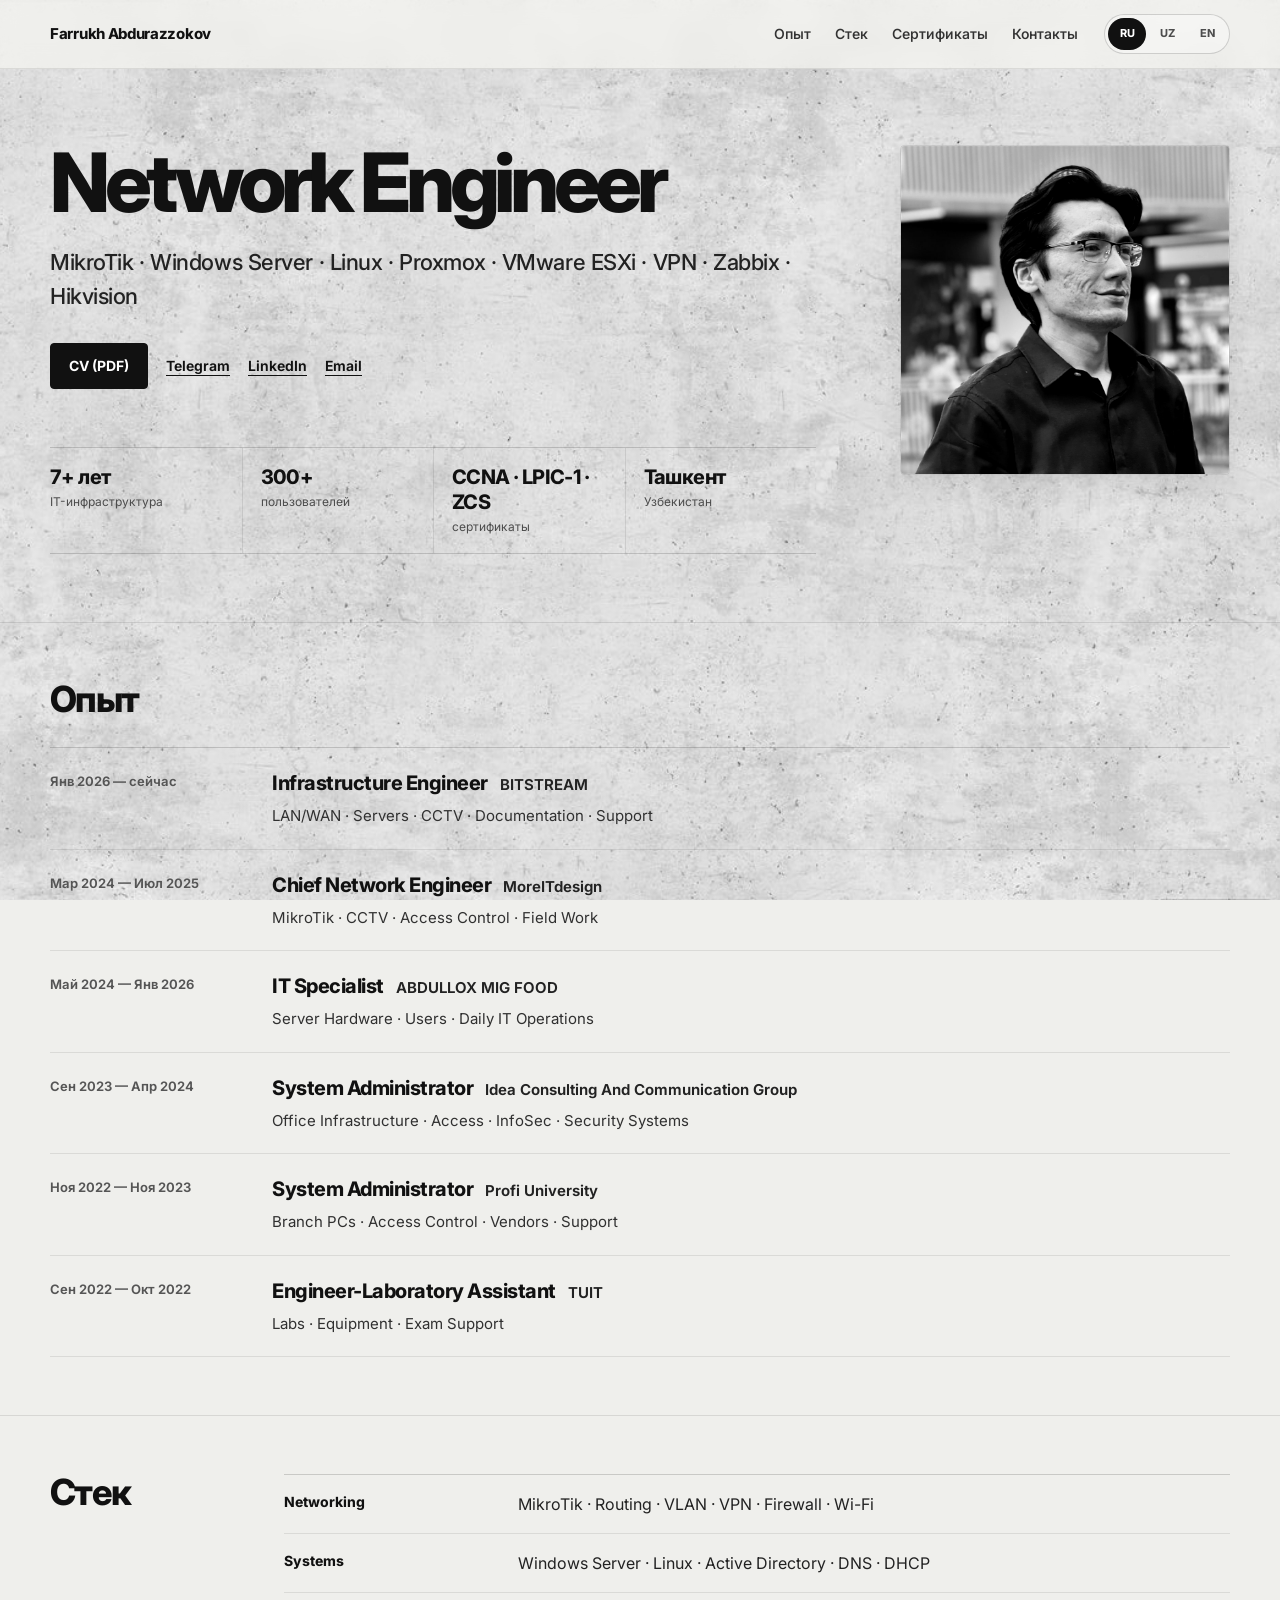
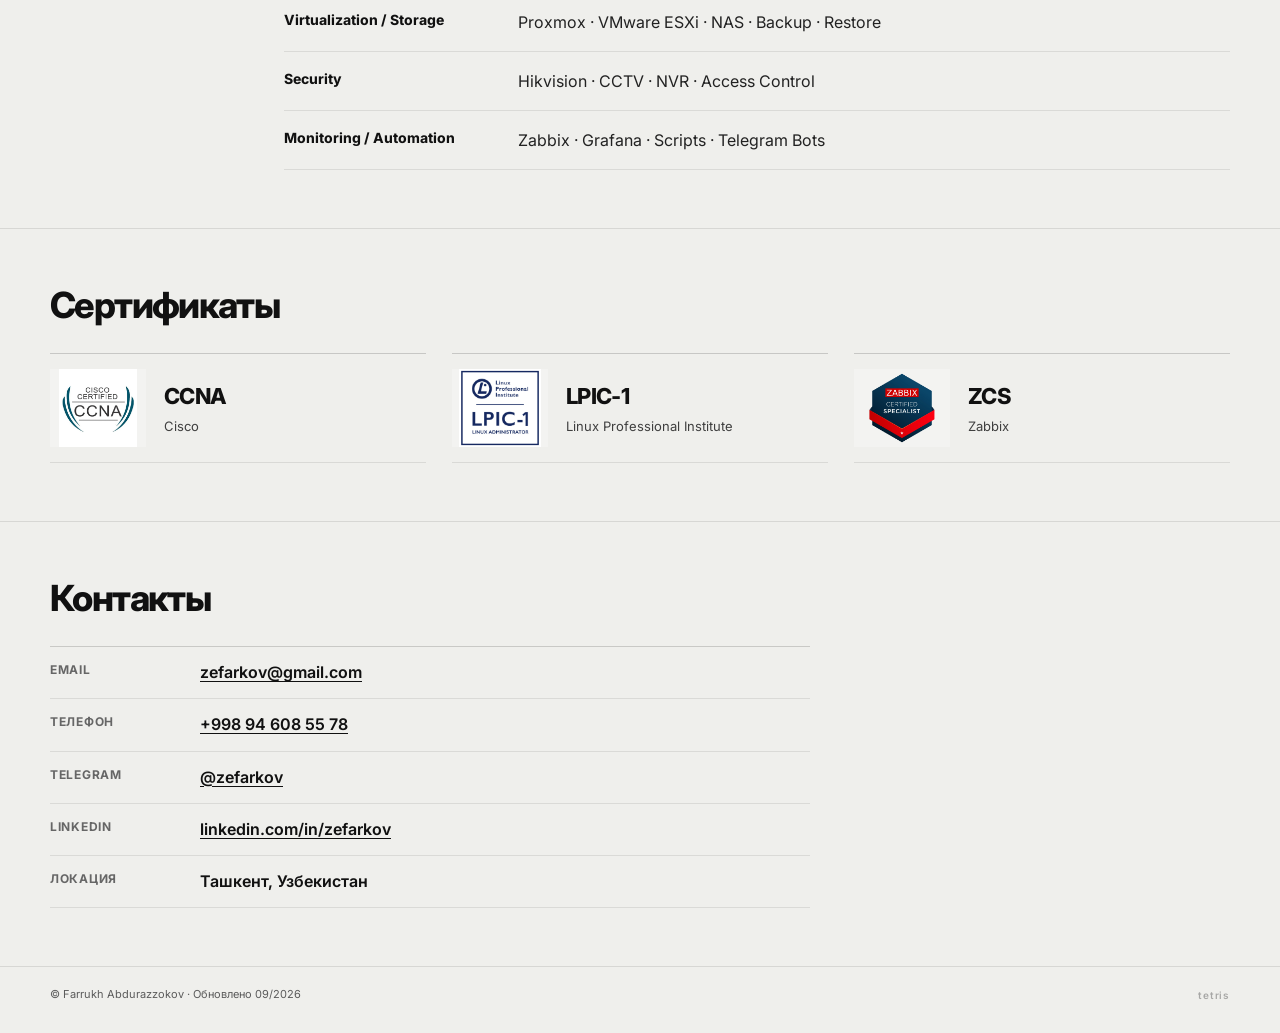
<file: index.html>
<!DOCTYPE html>
<html lang="ru">
<head>
  <meta charset="UTF-8" />
  <meta name="viewport" content="width=device-width, initial-scale=1.0" />
  <title>Farrukh Abdurazzokov — Network Engineer</title>
  <meta name="description" content="Network engineer in Tashkent. MikroTik, Windows Server, Linux, Proxmox, VMware ESXi, VPN, Zabbix, Hikvision." />
  <meta name="theme-color" content="#efefec" />
  <link rel="canonical" href="https://zefarkov.uz/" />
  <script>
    (() => {
      const host = location.hostname.toLowerCase();
      if (host === "www.zefarkov.uz") {
        location.replace("https://zefarkov.uz/");
        return;
      }
      if (host === "zefarkov.uz" && (location.pathname !== "/" || location.search || location.hash)) {
        history.replaceState(null, "", "/");
      }
    })();
  </script>
  <meta property="og:type" content="website" />
  <meta property="og:url" content="https://zefarkov.uz/" />
  <meta property="og:title" content="Farrukh Abdurazzokov — Network Engineer" />
  <meta property="og:description" content="MikroTik, Windows Server, Linux, Proxmox, VMware ESXi, VPN, Zabbix, Hikvision." />
  <meta property="og:image" content="https://zefarkov.uz/assets/images/profile.jpg" />
  <meta name="twitter:card" content="summary_large_image" />
  <link rel="preconnect" href="https://fonts.googleapis.com" />
  <link rel="preconnect" href="https://fonts.gstatic.com" crossorigin />
  <link href="https://fonts.googleapis.com/css2?family=Inter:wght@400;500;600;700;800&display=swap" rel="stylesheet" />
  <link rel="stylesheet" href="assets/css/style.css" />
  <link rel="stylesheet" href="assets/css/game-link.css" />
</head>
<body>
  <header class="site-header">
    <div class="container nav">
      <button type="button" class="brand" data-scroll-target="top"><span id="brand-text">Farrukh Abdurazzokov</span></button>

      <div class="nav-side" id="site-menu">
        <nav class="nav-links" aria-label="Primary navigation">
          <button type="button" class="nav-link" id="nav-experience" data-scroll-target="experience">Опыт</button>
          <button type="button" class="nav-link" id="nav-skills" data-scroll-target="skills">Стек</button>
          <button type="button" class="nav-link" id="nav-certifications" data-scroll-target="certifications">Сертификаты</button>
          <button type="button" class="nav-link" id="nav-contact" data-scroll-target="contact">Контакты</button>
        </nav>

        <div class="lang-switch" aria-label="Language switcher">
          <button type="button" class="lang-btn" data-lang="ru">RU</button>
          <button type="button" class="lang-btn" data-lang="uz">UZ</button>
          <button type="button" class="lang-btn" data-lang="en">EN</button>
        </div>
      </div>

      <button class="menu-toggle" type="button" aria-label="Open menu" aria-controls="site-menu" aria-expanded="false">
        <span></span><span></span><span></span>
      </button>
    </div>
  </header>

  <main id="top">
    <section class="hero">
      <div class="container hero-wrap">
        <div class="hero-main">
          <h1 id="hero-title">Network Engineer</h1>
          <p class="hero-stack" id="hero-text">MikroTik · Windows Server · Linux · Proxmox · VMware ESXi · VPN · Zabbix · Hikvision</p>

          <div class="hero-actions">
            <a class="btn btn-primary" id="hero-cv" href="assets/cv/Farrukh_Abdurazzokov_CV_RU.pdf" download>CV (PDF)</a>
            <a class="direct-link" id="hero-telegram" href="https://t.me/zefarkov" target="_blank" rel="noopener noreferrer">Telegram</a>
            <a class="direct-link" id="hero-linkedin" href="https://www.linkedin.com/in/zefarkov" target="_blank" rel="noopener noreferrer">LinkedIn</a>
            <a class="direct-link" id="hero-email" href="mailto:zefarkov@gmail.com">Email</a>
          </div>

          <div class="facts" id="facts"></div>
        </div>

        <aside class="hero-side" aria-label="Profile photo">
          <img class="profile-photo" id="profile-photo" src="assets/images/profile.jpg" alt="Farrukh Abdurazzokov" width="960" height="960" />
        </aside>
      </div>
    </section>

    <section class="section" id="experience">
      <div class="container">
        <h2 id="experience-title">Опыт</h2>
        <div class="timeline" id="experience-list"></div>
      </div>
    </section>

    <section class="section" id="skills">
      <div class="container stack-layout">
        <h2 id="skills-title">Стек</h2>
        <div class="stack-list" id="skills-list"></div>
      </div>
    </section>

    <section class="section" id="certifications">
      <div class="container">
        <h2 id="certs-title">Сертификаты</h2>
        <div class="cert-grid" id="certs-list"></div>
      </div>
    </section>

    <section class="section contact-section" id="contact">
      <div class="container">
        <h2 id="contact-title">Контакты</h2>
        <div class="contact-list" id="contact-list"></div>
      </div>
    </section>
  </main>

  <footer class="footer">
    <div class="container footer-line">
      <div id="footer-text"></div>
      <a class="quiet-game-link" href="game/" aria-label="Open Tetris">tetris</a>
    </div>
  </footer>

  <script src="assets/js/content.js"></script>
  <script src="assets/js/app.js"></script>

  <script>
    fetch("https://track.zefarkov.uz/", {
      method: "POST",
      headers: { "Content-Type": "application/json" },
      body: JSON.stringify({
        eventType: "visit",
        page: location.pathname,
        ref: document.referrer || "",
        ua: navigator.userAgent
      })
    }).catch(() => {});

    document.getElementById("hero-cv")?.addEventListener("click", () => {
      fetch("https://track.zefarkov.uz/", {
        method: "POST",
        headers: { "Content-Type": "application/json" },
        body: JSON.stringify({
          eventType: "download",
          page: "cv",
          ref: location.pathname,
          ua: navigator.userAgent
        })
      }).catch(() => {});
    });
  </script>
</body>
</html>
</file>
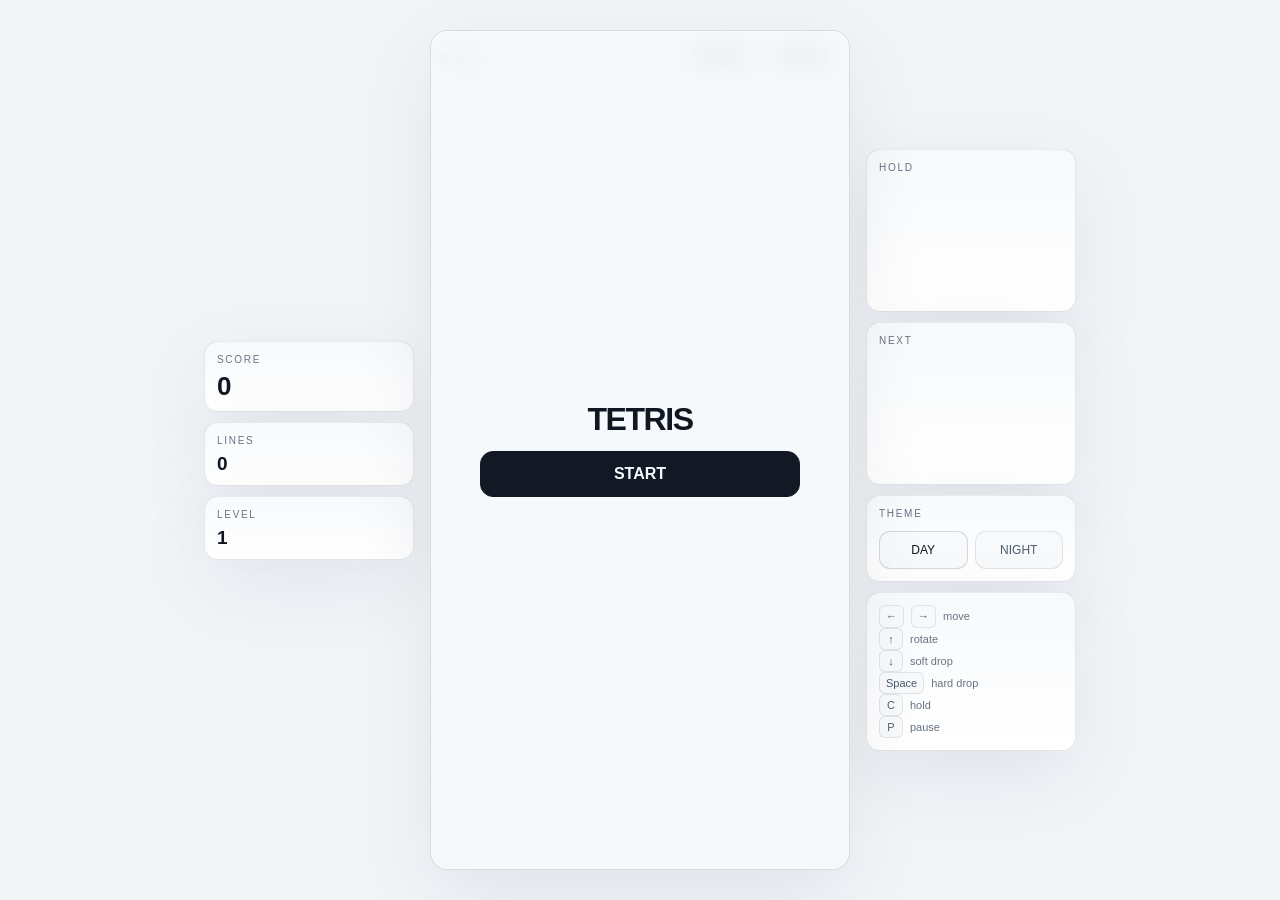
<file: game/index.html>
<!doctype html>
<html lang="en" data-theme="dark">
<head>
  <meta charset="utf-8" />
  <meta name="viewport" content="width=device-width,initial-scale=1,viewport-fit=cover,user-scalable=no" />
  <meta name="theme-color" content="#06090d" />
  <title>Tetris</title>
  <meta name="description" content="A clean browser Tetris game." />
  <link rel="stylesheet" href="game.css" />
</head>
<body>
  <main class="app">
    <section class="shell">
      <aside class="side left">
        <div class="desktop-stats">
          <div class="card"><div class="label">score</div><div class="metric" id="score">0</div></div>
          <div class="card"><div class="label">lines</div><div class="metric small" id="lines">0</div></div>
          <div class="card"><div class="label">level</div><div class="metric small" id="level">1</div></div>
        </div>
      </aside>

      <section class="game-wrap">
        <div class="board-shell">
          <canvas id="game" width="300" height="600" aria-label="Tetris game board"></canvas>
          <div class="topbar">
            <span class="state" id="state">ready</span>
            <div class="top-actions">
              <button class="chip" id="themeToggle" aria-label="Toggle day and night theme">THEME</button>
              <button class="chip" id="pauseBtn">PAUSE</button>
            </div>
          </div>

          <div class="overlay show" id="overlay">
            <div class="overlay-card">
              <h1 class="start-title">TETRIS</h1>
              <button class="primary" id="startBtn">START</button>
            </div>
          </div>
        </div>
      </section>

      <aside class="side right">
        <div class="mobile-rail">
          <div class="mobile-hud">
            <div class="mini"><span>score</span><strong id="scoreM">0</strong></div>
            <div class="mini"><span>lines</span><strong id="linesM">0</strong></div>
            <div class="mini"><span>level</span><strong id="levelM">1</strong></div>
          </div>

          <div class="preview-stack">
            <button type="button" class="card preview-card hold-card" data-action="hold" aria-label="Hold current piece">
              <div class="label">hold</div>
              <div class="preview"><canvas id="hold" width="140" height="90"></canvas></div>
            </button>
            <div class="card preview-card">
              <div class="label">next</div>
              <div class="preview"><canvas id="next" width="140" height="90"></canvas></div>
            </div>
          </div>

          <div class="mobile-utility">
            <button type="button" id="mobileThemeBtn" aria-label="Toggle theme">THEME</button>
            <button type="button" id="mobilePauseBtn" aria-label="Pause">PAUSE</button>
          </div>
        </div>

        <div class="card theme-card">
          <div class="label">theme</div>
          <div class="theme-buttons">
            <button id="dayBtn">DAY</button>
            <button id="nightBtn">NIGHT</button>
          </div>
        </div>

        <div class="card controls">
          <div><kbd>←</kbd> <kbd>→</kbd> move</div>
          <div><kbd>↑</kbd> rotate</div>
          <div><kbd>↓</kbd> soft drop</div>
          <div><kbd>Space</kbd> hard drop</div>
          <div><kbd>C</kbd> hold</div>
          <div><kbd>P</kbd> pause</div>
        </div>

        <div class="touch-panel" aria-label="Mobile controls">
          <button data-action="left" aria-label="Move left">←</button>
          <button data-action="rotate" aria-label="Rotate">↻</button>
          <button data-action="right" aria-label="Move right">→</button>
        </div>
      </aside>
    </section>
  </main>
  <script src="game.js"></script>
</body>
</html>
</file>
<file: assets/css/style.css>
:root{
  --text:#111;
  --muted:#3b3b3b;
  --soft:#656565;
  --line:rgba(0,0,0,.16);
  --line-soft:rgba(0,0,0,.09);
  --max:1180px;
}
*{box-sizing:border-box;margin:0;padding:0}
html{scroll-behavior:smooth;scroll-padding-top:78px}
body{
  min-height:100vh;
  color:var(--text);
  font-family:Inter,system-ui,-apple-system,BlinkMacSystemFont,"Segoe UI",sans-serif;
  line-height:1.45;
  -webkit-font-smoothing:antialiased;
  background-color:#efefec;
  background-image:linear-gradient(rgba(255,255,255,.18),rgba(255,255,255,.18)),url("../images/background-concrete-white-horizontal.jpg");
  background-size:cover,cover;
  background-position:center,center;
  background-repeat:no-repeat,no-repeat;
  background-attachment:fixed,fixed;
}
a{color:inherit;text-decoration:none}
button{font:inherit;border:0;background:none;color:inherit}
img{display:block;max-width:100%}
.container{width:min(calc(100% - 48px),var(--max));margin:0 auto}

.site-header{position:sticky;top:0;z-index:20;background:rgba(245,245,242,.72);border-bottom:1px solid var(--line-soft);backdrop-filter:blur(10px)}
.nav{min-height:68px;display:flex;align-items:center;justify-content:space-between;gap:28px}
.brand{font-size:15px;font-weight:750;letter-spacing:-.02em;cursor:pointer;white-space:nowrap}
.nav-side{display:flex;align-items:center;gap:26px}
.nav-links{display:flex;align-items:center;gap:24px}
.nav-link{font-size:14px;font-weight:550;color:#333;cursor:pointer}
.nav-link:hover{color:#000}
.lang-switch{display:flex;gap:2px;padding:3px;border:1px solid var(--line);border-radius:999px;background:rgba(255,255,255,.34)}
.lang-btn{width:38px;height:32px;border-radius:999px;font-size:11px;font-weight:750;cursor:pointer;color:#4d4d4d}
.lang-btn.active{background:#111;color:#fff}
.menu-toggle{display:none;width:40px;height:38px;cursor:pointer;flex-direction:column;align-items:center;justify-content:center;gap:5px}
.menu-toggle span{width:20px;height:1.5px;background:#111}

.hero{padding:76px 0 68px}
.hero-wrap{display:grid;grid-template-columns:minmax(0,1fr) 330px;gap:84px;align-items:start}
.hero-main h1{font-size:clamp(58px,6.4vw,88px);line-height:.93;font-weight:800;letter-spacing:-.065em;max-width:700px}
.hero-stack{margin-top:24px;max-width:780px;font-size:22px;line-height:1.55;font-weight:500;letter-spacing:-.02em;color:#222}
.hero-actions{display:flex;align-items:center;flex-wrap:wrap;gap:18px;margin-top:30px}
.btn{display:inline-flex;align-items:center;justify-content:center;min-height:46px;padding:0 18px;border:1px solid #111;border-radius:4px;font-size:14px;font-weight:700}
.btn-primary{background:#111;color:#fff}
.direct-link{font-size:14px;font-weight:650;text-decoration:underline;text-underline-offset:4px}
.hero-side{justify-self:end;width:100%}
.profile-photo{width:100%;height:auto;border-radius:4px;filter:grayscale(1) contrast(1.05);border:1px solid rgba(0,0,0,.10);box-shadow:0 10px 28px rgba(0,0,0,.08)}

.facts{display:grid;grid-template-columns:repeat(4,minmax(0,1fr));max-width:850px;margin-top:58px;border-top:1px solid var(--line);border-bottom:1px solid var(--line)}
.fact{padding:17px 18px 17px 0;min-height:84px}
.fact+.fact{padding-left:18px;border-left:1px solid var(--line-soft)}
.fact strong{display:block;font-size:20px;line-height:1.25;font-weight:760;letter-spacing:-.03em}
.fact span{display:block;margin-top:4px;color:#4c4c4c;font-size:12px;line-height:1.4}

.section{padding:58px 0;border-top:1px solid rgba(0,0,0,.10)}
.section h2{font-size:36px;line-height:1;font-weight:780;letter-spacing:-.045em;margin-bottom:30px}
.timeline{border-top:1px solid var(--line)}
.timeline-item{display:grid;grid-template-columns:180px 1fr;gap:42px;padding:21px 0;border-bottom:1px solid var(--line-soft)}
.timeline-date{padding-top:3px;color:#555;font-size:13px;font-weight:650}
.job-line{display:flex;align-items:baseline;flex-wrap:wrap;gap:8px 12px}
.job-line h3{font-size:20px;font-weight:750;letter-spacing:-.025em}
.job-line span{font-size:15px;font-weight:650;color:#222}
.timeline-main p{margin-top:7px;color:#303030;font-size:15px;line-height:1.5}

.stack-layout{display:grid;grid-template-columns:180px 1fr;gap:54px;align-items:start}
.stack-layout h2{margin:0}
.stack-list{border-top:1px solid var(--line)}
.stack-row{display:grid;grid-template-columns:210px 1fr;gap:24px;padding:17px 0;border-bottom:1px solid var(--line-soft)}
.stack-row strong{font-size:14px;font-weight:750}
.stack-row span{font-size:16px;color:#222;line-height:1.5}

.cert-grid{display:grid;grid-template-columns:repeat(3,minmax(0,1fr));gap:26px}
.cert-card{display:grid;grid-template-columns:96px 1fr;gap:18px;align-items:center;padding:15px 0;border-top:1px solid var(--line);border-bottom:1px solid var(--line-soft)}
.cert-card img{width:96px;height:78px;object-fit:contain;background:rgba(255,255,255,.24)}
.cert-card h3{font-size:22px;font-weight:780;letter-spacing:-.03em}
.cert-card p{margin-top:4px;color:#3f3f3f;font-size:13px}

.contact-list{max-width:760px;border-top:1px solid var(--line)}
.contact-row{display:grid;grid-template-columns:130px 1fr;gap:20px;padding:14px 0;border-bottom:1px solid var(--line-soft)}
.contact-row span{font-size:12px;font-weight:700;color:#666;text-transform:uppercase;letter-spacing:.06em}
.contact-row a,.contact-row strong{font-size:16px;font-weight:620;overflow-wrap:anywhere}
.contact-row a{text-decoration:underline;text-underline-offset:3px}
.footer{padding:20px 0 30px;border-top:1px solid rgba(0,0,0,.10);font-size:11px;color:#5b5b5b}

@media(max-width:900px){
  .hero-wrap{grid-template-columns:1fr 290px;gap:48px}
  .facts{grid-template-columns:repeat(2,minmax(0,1fr))}
  .fact:nth-child(3){border-left:0;border-top:1px solid var(--line-soft);padding-left:0}
  .fact:nth-child(4){border-top:1px solid var(--line-soft)}
}

@media(max-width:760px){
  html{scroll-padding-top:66px}
  .container{width:min(calc(100% - 24px),var(--max))}
  .nav{min-height:58px}
  .brand{font-size:14px;max-width:calc(100% - 54px);overflow:hidden;text-overflow:ellipsis}
  .menu-toggle{display:flex}
  .nav-side{position:fixed;left:0;right:0;top:59px;padding:14px 12px 18px;background:rgba(247,247,245,.98);border-bottom:1px solid var(--line);display:flex;flex-direction:column;align-items:flex-start;gap:12px;opacity:0;visibility:hidden;transform:translateY(-5px);transition:.15s ease}
  .menu-open .nav-side{opacity:1;visibility:visible;transform:translateY(0)}
  .nav-links{width:100%;display:grid;gap:0}
  .nav-link{width:100%;text-align:left;padding:9px 0;font-size:15px}
  .hero{padding:42px 0 46px}
  .hero-wrap{grid-template-columns:1fr;gap:32px}
  .hero-main h1{font-size:clamp(46px,13vw,64px)}
  .hero-stack{font-size:18px;margin-top:20px}
  .hero-side{justify-self:start;max-width:340px}
  .facts{margin-top:38px}
  .section{padding:44px 0}
  .section h2{font-size:31px}
  .timeline-item{grid-template-columns:1fr;gap:6px;padding:18px 0}
  .stack-layout{grid-template-columns:1fr;gap:22px}
  .stack-row{grid-template-columns:1fr;gap:5px}
  .cert-grid{grid-template-columns:1fr}
}

@media(max-width:480px){
  .hero-main h1{font-size:43px}
  .hero-stack{font-size:17px}
  .hero-actions{gap:12px 16px}
  .facts{grid-template-columns:1fr}
  .fact,.fact+.fact,.fact:nth-child(3),.fact:nth-child(4){padding:14px 0;border-left:0;border-top:1px solid var(--line-soft)}
  .fact:first-child{border-top:0}
  .contact-row{grid-template-columns:1fr;gap:3px}
}
</file>
<file: assets/css/game-link.css>
.footer-line{
  display:flex;
  align-items:center;
  justify-content:space-between;
  gap:18px;
}
.quiet-game-link{
  flex:0 0 auto;
  color:#5b5b5b;
  opacity:.48;
  font-size:10px;
  font-weight:600;
  letter-spacing:.08em;
  text-transform:lowercase;
  text-decoration:none;
  transition:opacity .15s ease,color .15s ease;
}
.quiet-game-link:hover,
.quiet-game-link:focus-visible{
  color:#111;
  opacity:.92;
}
@media(max-width:480px){
  .footer-line{align-items:flex-end}
  .quiet-game-link{font-size:9px;opacity:.42}
}
</file>
<file: game/game.css>
:root{
  --bg:#06090d;--panel:#0c1015;--panel2:#10151c;--line:rgba(255,255,255,.075);
  --line2:rgba(255,255,255,.13);--text:#eef2f6;--muted:#7f8894;--soft:#bac2cc;
  --board:#0f1319;--grid:rgba(255,255,255,.045);--overlay:rgba(7,9,11,.68);
  --button:#edf0f3;--buttonText:#0d1014;--shadow:0 24px 80px rgba(0,0,0,.2)
}
:root[data-theme="light"]{
  --bg:#f2f5f8;--panel:#fff;--panel2:#f7f9fb;--line:rgba(7,16,28,.09);
  --line2:rgba(7,16,28,.14);--text:#101722;--muted:#677383;--soft:#4d5c6d;
  --board:#fcfdff;--grid:rgba(10,16,23,.07);--overlay:rgba(243,247,250,.66);
  --button:#121924;--buttonText:#f7fafc;--shadow:0 24px 80px rgba(18,28,45,.08)
}
*{box-sizing:border-box}
html,body{margin:0;min-height:100%;background:var(--bg);color:var(--text)}
body{
  font-family:Inter,ui-sans-serif,-apple-system,BlinkMacSystemFont,"Segoe UI",sans-serif;
  -webkit-font-smoothing:antialiased;transition:background .2s ease,color .2s ease;
  background-image:radial-gradient(circle at 50% 0%,rgba(255,255,255,.035),transparent 34%)
}
button{font:inherit;color:inherit}
.app{min-height:100dvh;display:grid;place-items:center;padding:12px 18px}
.shell{
  width:min(1040px,100%);display:grid;grid-template-columns:minmax(155px,210px) auto minmax(155px,210px);
  gap:16px;align-items:center;justify-content:center
}
.side{display:flex;flex-direction:column;gap:10px;min-width:0}
.brand{margin-bottom:4px}
.eyebrow,.label,.state{
  color:var(--muted);font-size:10px;letter-spacing:.17em;text-transform:uppercase
}
.eyebrow{margin-bottom:8px}.title{font-size:18px;font-weight:700;letter-spacing:-.03em}
.card,.mini{
  border:1px solid var(--line);background:linear-gradient(180deg,var(--panel2),var(--panel));
  border-radius:14px;box-shadow:var(--shadow);transition:.2s ease
}
.card{padding:12px}.label{margin-bottom:8px}
.metric{font-size:26px;line-height:1;font-weight:650;letter-spacing:-.045em;font-variant-numeric:tabular-nums}
.metric.small{font-size:19px}.desktop-stats{display:grid;gap:10px}
.mobile-rail{display:contents}
.mobile-utility{display:none}
.preview-stack{display:grid;gap:10px}
.preview-card{width:100%;text-align:left;appearance:none}
.hold-card{cursor:pointer}
.preview{aspect-ratio:1.75;display:grid;place-items:center}
.preview canvas{width:100%;height:100%;display:block}
.game-wrap{
  width:min(420px,calc((100dvh - 24px)/2));max-width:100%;justify-self:center
}
.board-shell{
  position:relative;width:100%;aspect-ratio:10/20;overflow:hidden;border:1px solid var(--line2);
  border-radius:18px;background:var(--board);box-shadow:var(--shadow),inset 0 1px rgba(255,255,255,.03)
}
#game{width:100%;height:100%;display:block;touch-action:none}
.topbar{
  position:absolute;z-index:3;top:10px;left:10px;right:10px;display:flex;
  align-items:center;justify-content:space-between;gap:8px;pointer-events:none
}
.top-actions{display:flex;gap:7px}
.chip{
  pointer-events:auto;min-height:34px;padding:0 10px;border:1px solid var(--line);
  border-radius:999px;background:color-mix(in srgb,var(--panel) 88%,transparent);
  color:var(--soft);cursor:pointer;backdrop-filter:blur(10px)
}
.chip:hover{color:var(--text);border-color:var(--line2)}
.overlay{
  position:absolute;inset:0;z-index:4;display:grid;place-items:center;padding:24px;
  background:var(--overlay);backdrop-filter:blur(12px);opacity:0;pointer-events:none;transition:opacity .16s ease
}
.overlay.show{opacity:1;pointer-events:auto}
.overlay-card{width:min(320px,100%);text-align:center}
.start-title{
  margin:0 0 16px;
  font-size:32px;
  line-height:1;
  font-weight:780;
  letter-spacing:-.045em;
}
.overlay h1{margin:0 0 16px;font-size:32px;letter-spacing:-.045em}
.overlay p{margin:0 0 20px;color:var(--muted);font-size:13px;line-height:1.5}
.primary{
  width:100%;padding:13px 16px;border:1px solid var(--button);border-radius:13px;
  background:var(--button);color:var(--buttonText);font-weight:700;cursor:pointer
}
.controls{color:var(--muted);font-size:11px;line-height:1.65}
.controls div{display:flex;gap:7px;align-items:center;flex-wrap:wrap}
kbd{
  min-width:24px;padding:1px 6px;border:1px solid var(--line);border-radius:6px;
  background:var(--panel2);color:var(--soft);font:inherit;text-align:center
}
.theme-card{display:grid;gap:4px}
.theme-buttons{display:grid;grid-template-columns:1fr 1fr;gap:7px}
.theme-buttons button{
  min-height:38px;border:1px solid var(--line);border-radius:11px;background:var(--panel2);
  color:var(--soft);cursor:pointer;font-size:12px
}
.theme-buttons button.active{border-color:var(--line2);color:var(--text)}
.mobile-hud,.touch-panel{display:none}
.mini{padding:9px 11px}
.mini span{display:block;color:var(--muted);font-size:9px;letter-spacing:.14em;text-transform:uppercase;margin-bottom:5px}
.mini strong{display:block;font-size:19px;letter-spacing:-.03em;font-variant-numeric:tabular-nums}
.touch-panel{grid-template-columns:repeat(4,1fr);gap:7px}
.touch-panel button{
  min-height:50px;border:1px solid var(--line);border-radius:13px;background:linear-gradient(180deg,var(--panel2),var(--panel));
  font-size:18px;touch-action:manipulation
}
.touch-panel .wide{grid-column:span 2}.touch-panel .text{font-size:13px;font-weight:650}

@media(max-height:820px) and (min-width:761px){
  .game-wrap{width:min(380px,calc((100dvh - 18px)/2))}
  .shell{gap:12px}.card{padding:10px}.preview{aspect-ratio:1.95}
  .brand{margin-bottom:0}.controls{line-height:1.5}.metric{font-size:23px}.metric.small{font-size:17px}
}
@media(max-height:700px) and (min-width:761px){
  .game-wrap{width:min(330px,calc((100dvh - 14px)/2))}
  .shell{grid-template-columns:minmax(140px,175px) auto minmax(140px,175px)}
  .eyebrow,.label,.state{font-size:9px}.title{font-size:16px}.card{padding:9px 10px}
}
@media(max-width:760px){
  html,body{
    width:100%;height:100%;min-height:100%;
    overflow:hidden;overscroll-behavior:none;
  }
  body{position:fixed;inset:0}
  .app{
    width:100%;height:100dvh;min-height:0;display:block;
    padding:max(6px,env(safe-area-inset-top)) 7px max(7px,env(safe-area-inset-bottom));
  }
  .shell{
    width:100%;height:100%;max-width:430px;margin:0 auto;
    display:grid;
    grid-template-columns:94px minmax(0,1fr);
    grid-template-rows:minmax(0,1fr) auto;
    gap:7px;
    align-items:stretch;
  }

  .side.left{display:none}
  .side.right{display:contents}

  .mobile-rail{
    display:flex;
    grid-column:1;grid-row:1;
    min-height:0;
    flex-direction:column;
    gap:6px;
    align-self:stretch;
  }
  .mobile-hud{
    display:grid;
    grid-template-columns:1fr;
    gap:5px;
  }
  .mini{
    min-height:39px;
    padding:5px 7px;
    border-radius:11px;
    box-shadow:none;
  }
  .mini span{
    font-size:7px;
    letter-spacing:.11em;
    margin-bottom:1px;
  }
  .mini strong{
    font-size:15px;
    line-height:1;
  }

  .preview-stack{
    display:grid;
    gap:5px;
    width:100%;
  }
  .preview-stack .card{
    width:100%;
    height:76px;
    padding:6px 5px;
    border-radius:11px;
    box-shadow:none;
    overflow:hidden;
  }
  .preview-stack .label{
    margin-bottom:0;
    font-size:7px;
    letter-spacing:.11em;
  }
  .preview-stack .preview{
    height:54px;
    aspect-ratio:auto;
  }
  .hold-card{
    cursor:pointer;
    -webkit-tap-highlight-color:transparent;
  }
  .hold-card:active{
    transform:translateY(1px);
    background:color-mix(in srgb,var(--panel2) 88%,var(--text) 5%);
  }

  .mobile-utility{
    display:grid;
    grid-template-columns:1fr;
    gap:5px;
    margin-top:0;
  }
  .mobile-utility button{
    width:100%;
    height:36px;
    min-height:36px;
    padding:0 8px;
    border:1px solid var(--line);
    border-radius:11px;
    background:linear-gradient(180deg,var(--panel2),var(--panel));
    color:var(--soft);
    font-size:10px;
    font-weight:700;
    letter-spacing:.04em;
    touch-action:manipulation;
    -webkit-tap-highlight-color:transparent;
  }
  .mobile-utility button:active{
    transform:translateY(1px);
  }

  .game-wrap{
    grid-column:2;grid-row:1;
    width:min(100%,calc((100dvh - 64px)/2));
    max-width:100%;
    min-width:0;min-height:0;
    align-self:center;
    justify-self:center;
  }
  .board-shell{
    width:100%;
    aspect-ratio:10/20;
    border-radius:15px;
    box-shadow:0 12px 34px rgba(0,0,0,.08),inset 0 1px rgba(255,255,255,.03);
  }

  .topbar{display:none}

  .theme-card,.controls{display:none}

  .touch-panel{
    display:grid;
    grid-column:1/-1;
    grid-row:2;
    grid-template-columns:repeat(3,1fr);
    gap:7px;
  }
  .touch-panel button{
    height:47px;min-height:47px;
    border:1px solid var(--line);
    border-radius:13px;
    background:linear-gradient(180deg,var(--panel2),var(--panel));
    font-size:22px;
    touch-action:manipulation;
    box-shadow:none;
    -webkit-tap-highlight-color:transparent;
    user-select:none;
  }
  .touch-panel button:active{
    transform:translateY(1px);
    background:color-mix(in srgb,var(--panel2) 82%,var(--text) 6%);
  }

  .overlay{padding:16px}
  .overlay-card{width:min(250px,88%)}
  .primary{padding:12px 14px}
}

@media(max-width:390px){
  .shell{
    grid-template-columns:86px minmax(0,1fr);
    gap:6px;
  }
  .game-wrap{
    width:min(100%,calc((100dvh - 60px)/2));
  }
  .mini{
    min-height:36px;
    padding:4px 6px;
  }
  .mini strong{font-size:14px}
  .preview-stack .card{
    height:69px;
    padding:5px 4px;
  }
  .preview-stack .preview{height:49px}
  .mobile-utility button{
    height:34px;
    min-height:34px;
    font-size:9px;
  }
  .touch-panel button{
    height:44px;
    min-height:44px;
  }
}

@media(max-height:680px) and (max-width:760px){
  .shell{
    grid-template-columns:80px minmax(0,1fr);
    gap:5px;
  }
  .game-wrap{
    width:min(100%,calc((100dvh - 56px)/2));
  }
  .mobile-hud{gap:4px}
  .mini{
    min-height:32px;
    padding:3px 5px;
  }
  .mini span{font-size:6px}
  .mini strong{font-size:13px}
  .preview-stack{gap:4px}
  .preview-stack .card{
    height:61px;
    padding:4px;
  }
  .preview-stack .preview{height:43px}
  .mobile-utility{gap:4px}
  .mobile-utility button{
    height:31px;
    min-height:31px;
    font-size:8px;
  }
  .touch-panel button{
    height:40px;
    min-height:40px;
  }
}

@media(max-width:760px) and (orientation:landscape){
  .app{
    padding:5px max(7px,env(safe-area-inset-right))
      5px max(7px,env(safe-area-inset-left));
  }
  .shell{
    max-width:560px;
    grid-template-columns:76px minmax(0,1fr);
    grid-template-rows:minmax(0,1fr) auto;
    gap:5px 6px;
  }
  .game-wrap{
    width:min(100%,calc((100dvh - 52px)/2));
  }
  .mini{min-height:28px}
  .preview-stack .card{height:54px}
  .preview-stack .preview{height:37px}
  .mobile-utility button{height:28px;min-height:28px;font-size:8px}
  .touch-panel button{height:36px;min-height:36px}
}
@media(prefers-reduced-motion:reduce){*{transition:none!important}}
</file>
